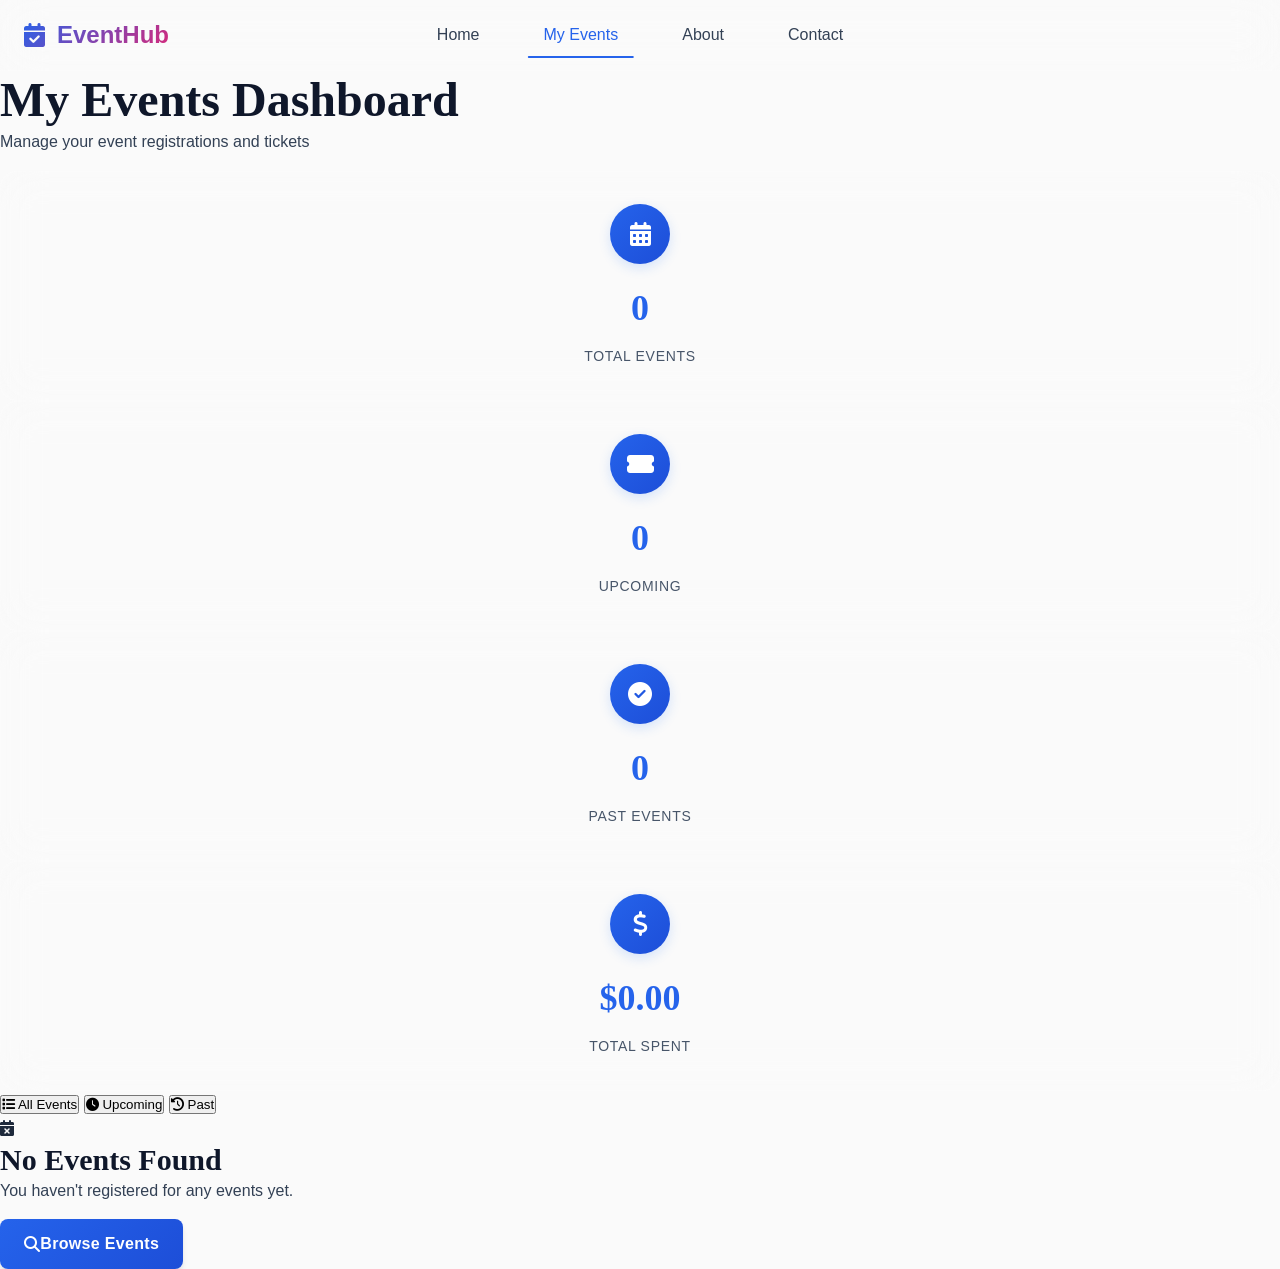
<file: Wareez/ticket.html>
<!DOCTYPE html>
<html lang="en">
<head>
    <meta charset="UTF-8">
    <meta name="viewport" content="width=device-width, initial-scale=1.0">
    <title>Your Ticket - EventHub</title>
    <link rel="stylesheet" href="style.css">
    <link rel="stylesheet" href="https://cdnjs.cloudflare.com/ajax/libs/font-awesome/6.4.0/css/all.min.css">
</head>
<body>
    <!-- Navigation -->
    <nav class="navbar">
        <div class="navbar-container">
            <div class="navbar-brand">
                <i class="fas fa-calendar-check"></i> EventHub
            </div>
            <div class="navbar-nav">
                <a href="index.html" class="navbar-link">Home</a>
                <a href="tracking.html" class="navbar-link">My Events</a>
                <a href="#" class="navbar-link">About</a>
                <a href="#" class="navbar-link">Contact</a>
            </div>
        </div>
    </nav>

    <!-- Ticket Section -->
    <section class="ticket-section">
        <div class="ticket-container">
            <div class="ticket-header">
                <div class="ticket-logo">
                    <i class="fas fa-calendar-check"></i>
                    <span>EventHub</span>
                </div>
                <div class="ticket-type">
                    <span>EVENT TICKET</span>
                </div>
            </div>

            <div class="ticket-content">
                <div class="ticket-main">
                    <div class="ticket-event-info">
                        <h2 id="ticketEventTitle" class="ticket-event-title">Loading Event...</h2>
                        <div class="ticket-event-details">
                            <div class="ticket-detail-item">
                                <i class="fas fa-calendar"></i>
                                <span id="ticketEventDate">Loading...</span>
                            </div>
                            <div class="ticket-detail-item">
                                <i class="fas fa-clock"></i>
                                <span id="ticketEventTime">Loading...</span>
                            </div>
                            <div class="ticket-detail-item">
                                <i class="fas fa-map-marker-alt"></i>
                                <span id="ticketEventLocation">Loading...</span>
                            </div>
                        </div>
                    </div>

                    <div class="ticket-attendee-info">
                        <div class="ticket-attendee-header">
                            <h3>Attendee Information</h3>
                            <div class="ticket-price" id="ticketPrice">$0</div>
                        </div>
                        <div class="ticket-attendee-details">
                            <div class="ticket-attendee-item">
                                <label>Name:</label>
                                <span id="ticketAttendeeName">Loading...</span>
                            </div>
                            <div class="ticket-attendee-item">
                                <label>Email:</label>
                                <span id="ticketAttendeeEmail">Loading...</span>
                            </div>
                            <div class="ticket-attendee-item">
                                <label>Phone:</label>
                                <span id="ticketAttendeePhone">Loading...</span>
                            </div>
                        </div>
                    </div>
                </div>

                <div class="ticket-sidebar">
                    <div class="ticket-qr-code">
                        <div class="qr-code-container">
                            <div class="qr-code-placeholder">
                                <div class="qr-code-pattern"></div>
                                <div class="qr-code-text" id="ticketId">TKT-000000</div>
                            </div>
                        </div>
                        <p class="qr-code-label">Ticket ID</p>
                    </div>

                    <div class="ticket-status">
                        <div class="status-badge confirmed">
                            <i class="fas fa-check-circle"></i>
                            <span>CONFIRMED</span>
                        </div>
                    </div>
                </div>
            </div>

            <div class="ticket-footer">
                <div class="ticket-info">
                    <p><i class="fas fa-info-circle"></i> Please present this ticket at the venue entrance</p>
                    <p><i class="fas fa-mobile-alt"></i> Digital copy available on your mobile device</p>
                </div>
                <div class="ticket-actions">
                    <button class="btn btn-outline btn-sm" onclick="printTicket()">
                        <i class="fas fa-print"></i> Print
                    </button>
                    <button class="btn btn-outline btn-sm" onclick="downloadTicket()">
                        <i class="fas fa-download"></i> Download
                    </button>
                    <button class="btn btn-outline btn-sm" onclick="shareTicket()">
                        <i class="fas fa-share"></i> Share
                    </button>
                </div>
            </div>
        </div>

        <!-- Additional Information -->
        <div class="ticket-info-section">
            <div class="info-card">
                <h3><i class="fas fa-info-circle"></i> Important Information</h3>
                <ul>
                    <li>Please arrive at least 30 minutes before the event start time</li>
                    <li>Bring a valid government-issued ID for verification</li>
                    <li>This ticket is non-transferable and non-refundable</li>
                    <li>Keep this ticket safe - you'll need it for entry</li>
                    <li>For questions, contact support@eventhub.com</li>
                </ul>
            </div>

            <div class="info-card">
                <h3><i class="fas fa-calendar-alt"></i> Event Schedule</h3>
                <div class="schedule-item">
                    <span class="schedule-time">6:00 PM</span>
                    <span class="schedule-activity">Registration & Check-in</span>
                </div>
                <div class="schedule-item">
                    <span class="schedule-time">6:30 PM</span>
                    <span class="schedule-activity">Welcome Reception</span>
                </div>
                <div class="schedule-item">
                    <span class="schedule-time">7:00 PM</span>
                    <span class="schedule-activity">Main Event Begins</span>
                </div>
                <div class="schedule-item">
                    <span class="schedule-time">9:00 PM</span>
                    <span class="schedule-activity">Networking & Closing</span>
                </div>
            </div>
        </div>
    </section>

    <!-- Toast Notification -->
    <div class="toast" id="toast">
        <div class="toast-content">
            <i class="fas fa-check-circle"></i>
            <span id="toastMessage"></span>
        </div>
    </div>

    <script src="script.js"></script>
</body>
</html>
</file>
<file: Wareez/style.css>
/* Premium 4K Event Registration System - Modern UI Design */

/* CSS Variables - Premium Color System */
:root {
    /* Primary Colors */
    --primary-50: #eff6ff;
    --primary-100: #dbeafe;
    --primary-200: #bfdbfe;
    --primary-300: #93c5fd;
    --primary-400: #60a5fa;
    --primary-500: #3b82f6;
    --primary-600: #2563eb;
    --primary-700: #1d4ed8;
    --primary-800: #1e40af;
    --primary-900: #1e3a8a;
    
    /* Secondary Colors */
    --secondary-50: #f8fafc;
    --secondary-100: #f1f5f9;
    --secondary-200: #e2e8f0;
    --secondary-300: #cbd5e1;
    --secondary-400: #94a3b8;
    --secondary-500: #64748b;
    --secondary-600: #475569;
    --secondary-700: #334155;
    --secondary-800: #1e293b;
    --secondary-900: #0f172a;
    
    /* Accent Colors */
    --accent-50: #fdf2f8;
    --accent-100: #fce7f3;
    --accent-200: #fbcfe8;
    --accent-300: #f9a8d4;
    --accent-400: #f472b6;
    --accent-500: #ec4899;
    --accent-600: #db2777;
    --accent-700: #be185d;
    --accent-800: #9d174d;
    --accent-900: #831843;
    
    /* Success Colors */
    --success-50: #f0fdf4;
    --success-100: #dcfce7;
    --success-200: #bbf7d0;
    --success-300: #86efac;
    --success-400: #4ade80;
    --success-500: #22c55e;
    --success-600: #16a34a;
    --success-700: #15803d;
    --success-800: #166534;
    --success-900: #14532d;
    
    /* Warning Colors */
    --warning-50: #fffbeb;
    --warning-100: #fef3c7;
    --warning-200: #fde68a;
    --warning-300: #fcd34d;
    --warning-400: #fbbf24;
    --warning-500: #f59e0b;
    --warning-600: #d97706;
    --warning-700: #b45309;
    --warning-800: #92400e;
    --warning-900: #78350f;
    
    /* Danger Colors */
    --danger-50: #fef2f2;
    --danger-100: #fee2e2;
    --danger-200: #fecaca;
    --danger-300: #fca5a5;
    --danger-400: #f87171;
    --danger-500: #ef4444;
    --danger-600: #dc2626;
    --danger-700: #b91c1c;
    --danger-800: #991b1b;
    --danger-900: #7f1d1d;
    
    /* Neutral Colors */
    --neutral-50: #fafafa;
    --neutral-100: #f5f5f5;
    --neutral-200: #e5e5e5;
    --neutral-300: #d4d4d4;
    --neutral-400: #a3a3a3;
    --neutral-500: #737373;
    --neutral-600: #525252;
    --neutral-700: #404040;
    --neutral-800: #262626;
    --neutral-900: #171717;
    
    /* Typography - Premium Fonts */
    --font-sans: 'Inter', -apple-system, BlinkMacSystemFont, 'Segoe UI', Roboto, 'Helvetica Neue', Arial, sans-serif;
    --font-serif: 'Playfair Display', Georgia, Cambria, 'Times New Roman', Times, serif;
    --font-mono: 'JetBrains Mono', 'SF Mono', Monaco, Inconsolata, 'Roboto Mono', 'Source Code Pro', monospace;
    
    /* Font Sizes */
    --text-xs: 0.75rem;
    --text-sm: 0.875rem;
    --text-base: 1rem;
    --text-lg: 1.125rem;
    --text-xl: 1.25rem;
    --text-2xl: 1.5rem;
    --text-3xl: 1.875rem;
    --text-4xl: 2.25rem;
    --text-5xl: 3rem;
    --text-6xl: 3.75rem;
    --text-7xl: 4.5rem;
    --text-8xl: 6rem;
    --text-9xl: 8rem;
    
    /* Spacing */
    --space-1: 0.25rem;
    --space-2: 0.5rem;
    --space-3: 0.75rem;
    --space-4: 1rem;
    --space-5: 1.25rem;
    --space-6: 1.5rem;
    --space-8: 2rem;
    --space-10: 2.5rem;
    --space-12: 3rem;
    --space-16: 4rem;
    --space-20: 5rem;
    --space-24: 6rem;
    --space-32: 8rem;
    --space-40: 10rem;
    --space-48: 12rem;
    --space-56: 14rem;
    --space-64: 16rem;
    
    /* Border Radius */
    --radius-sm: 0.125rem;
    --radius-base: 0.25rem;
    --radius-md: 0.375rem;
    --radius-lg: 0.5rem;
    --radius-xl: 0.75rem;
    --radius-2xl: 1rem;
    --radius-3xl: 1.5rem;
    --radius-4xl: 2rem;
    --radius-full: 9999px;
    
    /* Shadows */
    --shadow-sm: 0 1px 2px 0 rgb(0 0 0 / 0.05);
    --shadow-base: 0 1px 3px 0 rgb(0 0 0 / 0.1), 0 1px 2px -1px rgb(0 0 0 / 0.1);
    --shadow-md: 0 4px 6px -1px rgb(0 0 0 / 0.1), 0 2px 4px -2px rgb(0 0 0 / 0.1);
    --shadow-lg: 0 10px 15px -3px rgb(0 0 0 / 0.1), 0 4px 6px -4px rgb(0 0 0 / 0.1);
    --shadow-xl: 0 20px 25px -5px rgb(0 0 0 / 0.1), 0 8px 10px -6px rgb(0 0 0 / 0.1);
    --shadow-2xl: 0 25px 50px -12px rgb(0 0 0 / 0.25);
    --shadow-inner: inset 0 2px 4px 0 rgb(0 0 0 / 0.05);
    
    /* Glassmorphism */
    --glass-bg: rgba(255, 255, 255, 0.1);
    --glass-border: rgba(255, 255, 255, 0.2);
    --glass-shadow: 0 8px 32px 0 rgba(31, 38, 135, 0.37);
    
    /* Transitions */
    --transition-fast: 150ms cubic-bezier(0.4, 0, 0.2, 1);
    --transition-base: 300ms cubic-bezier(0.4, 0, 0.2, 1);
    --transition-slow: 500ms cubic-bezier(0.4, 0, 0.2, 1);
    
    /* Z-Index */
    --z-dropdown: 1000;
    --z-sticky: 1020;
    --z-fixed: 1030;
    --z-modal-backdrop: 1040;
    --z-modal: 1050;
    --z-popover: 1060;
    --z-tooltip: 1070;
    --z-toast: 1080;
}

/* Google Fonts Import */
@import url('https://fonts.googleapis.com/css2?family=Inter:wght@300;400;500;600;700;800;900&family=Playfair+Display:wght@400;500;600;700;800;900&family=JetBrains+Mono:wght@300;400;500;600;700&display=swap');

/* Reset and Base Styles */
* {
    margin: 0;
    padding: 0;
    box-sizing: border-box;
}

html {
    scroll-behavior: smooth;
    font-size: 16px;
}

body {
    font-family: var(--font-sans);
    font-size: var(--text-base);
    line-height: 1.6;
    color: var(--secondary-800);
    background: var(--neutral-50);
    min-height: 100vh;
}

/* Global Typography Consistency */
h1, h2, h3, h4, h5, h6 {
    font-family: var(--font-serif);
    font-weight: 700;
    line-height: 1.2;
    color: var(--secondary-900);
}

h1 { 
    font-size: var(--text-5xl); 
    font-weight: 800;
}

h2 { 
    font-size: var(--text-4xl); 
    font-weight: 800;
}

h3 { 
    font-size: var(--text-3xl); 
    font-weight: 700;
}

h4 { 
    font-size: var(--text-2xl); 
    font-weight: 600;
}

h5 { 
    font-size: var(--text-xl); 
    font-weight: 600;
}

h6 { 
    font-size: var(--text-lg); 
    font-weight: 600;
}

p, span, div, section, article {
    font-family: var(--font-sans);
}

/* Premium Text Elements */
.hero-title, .section-title, .card-title, .modal-title {
    font-family: var(--font-serif);
    font-weight: 800;
}

.hero-subtitle, .section-subtitle, .card-subtitle {
    font-family: var(--font-sans);
    font-weight: 500;
}

/* Button Text Consistency */
.btn, .button, .cta-button {
    font-family: var(--font-sans);
    font-weight: 600;
    letter-spacing: 0.02em;
}

/* Form Elements */
input, textarea, select, label {
    font-family: var(--font-sans);
    font-weight: 500;
}

p {
    margin-bottom: var(--space-4);
    color: var(--secondary-700);
}

a {
    color: var(--primary-600);
    text-decoration: none;
    transition: color var(--transition-fast);
}

a:hover {
    color: var(--primary-700);
}

/* Buttons */
.btn {
    display: inline-flex;
    align-items: center;
    justify-content: center;
    padding: var(--space-3) var(--space-6);
    font-size: var(--text-base);
    font-weight: 600;
    border: none;
    border-radius: var(--radius-lg);
    cursor: pointer;
    transition: all var(--transition-base);
    text-decoration: none;
    position: relative;
    overflow: hidden;
}

.btn::before {
    content: '';
    position: absolute;
    top: 0;
    left: -100%;
    width: 100%;
    height: 100%;
    background: linear-gradient(90deg, transparent, rgba(255,255,255,0.2), transparent);
    transition: left var(--transition-slow);
}

.btn:hover::before {
    left: 100%;
}

.btn-primary {
    background: linear-gradient(135deg, var(--primary-600), var(--primary-700));
    color: white;
    box-shadow: var(--shadow-md);
}

.btn-primary:hover {
    background: linear-gradient(135deg, var(--primary-700), var(--primary-800));
    transform: translateY(-2px);
    box-shadow: var(--shadow-lg);
}

.btn-secondary {
    background: linear-gradient(135deg, var(--secondary-600), var(--secondary-700));
    color: white;
    box-shadow: var(--shadow-md);
}

.btn-secondary:hover {
    background: linear-gradient(135deg, var(--secondary-700), var(--secondary-800));
    transform: translateY(-2px);
    box-shadow: var(--shadow-lg);
}

.btn-accent {
    background: linear-gradient(135deg, var(--accent-600), var(--accent-700));
    color: white;
    box-shadow: var(--shadow-md);
}

.btn-accent:hover {
    background: linear-gradient(135deg, var(--accent-700), var(--accent-800));
    transform: translateY(-2px);
    box-shadow: var(--shadow-lg);
}

.btn-success {
    background: linear-gradient(135deg, var(--success-600), var(--success-700));
    color: white;
    box-shadow: var(--shadow-md);
}

.btn-success:hover {
    background: linear-gradient(135deg, var(--success-700), var(--success-800));
    transform: translateY(-2px);
    box-shadow: var(--shadow-lg);
}

.btn-outline {
    background: transparent;
    color: var(--primary-600);
    border: 2px solid var(--primary-600);
}

.btn-outline:hover {
    background: var(--primary-600);
    color: white;
    transform: translateY(-2px);
    box-shadow: var(--shadow-lg);
}

.btn-ghost {
    background: transparent;
    color: var(--secondary-700);
    border: 2px solid var(--secondary-200);
}

.btn-ghost:hover {
    background: var(--secondary-100);
    color: var(--secondary-900);
    transform: translateY(-2px);
}

.btn-sm {
    padding: var(--space-2) var(--space-4);
    font-size: var(--text-sm);
}

.btn-lg {
    padding: var(--space-4) var(--space-8);
    font-size: var(--text-lg);
}

.btn-xl {
    padding: var(--space-6) var(--space-12);
    font-size: var(--text-xl);
}

/* Cards */
.card {
    background: var(--glass-bg);
    backdrop-filter: blur(10px);
    border: 1px solid var(--glass-border);
    border-radius: var(--radius-2xl);
    box-shadow: var(--glass-shadow);
    overflow: hidden;
    transition: all var(--transition-base);
}

.card:hover {
    transform: translateY(-4px);
    box-shadow: var(--shadow-2xl);
    border-color: rgba(255, 255, 255, 0.3);
}

.card-header {
    padding: var(--space-6);
    border-bottom: 1px solid var(--glass-border);
}

.card-body {
    padding: var(--space-6);
}

.card-footer {
    padding: var(--space-6);
    border-top: 1px solid var(--glass-border);
    background: var(--glass-bg);
}

/* Forms */
.form-group {
    margin-bottom: var(--space-6);
}

.form-label {
    display: block;
    margin-bottom: var(--space-2);
    font-weight: 600;
    color: var(--secondary-900);
}

.form-input {
    width: 100%;
    padding: var(--space-3) var(--space-4);
    border: 2px solid var(--secondary-200);
    border-radius: var(--radius-lg);
    font-size: var(--text-base);
    transition: all var(--transition-base);
    background: rgba(255, 255, 255, 0.9);
    backdrop-filter: blur(10px);
}

.form-input:focus {
    outline: none;
    border-color: var(--primary-500);
    box-shadow: 0 0 0 3px rgba(59, 130, 246, 0.1);
}

.form-textarea {
    resize: vertical;
    min-height: 120px;
}

/* Navigation */
.navbar {
    background: var(--glass-bg);
    backdrop-filter: blur(20px);
    border-bottom: 1px solid var(--glass-border);
    padding: var(--space-4) 0;
    position: sticky;
    top: 0;
    z-index: var(--z-sticky);
    transition: all var(--transition-base);
}

.navbar-container {
    max-width: 1400px;
    margin: 0 auto;
    padding: 0 var(--space-6);
    display: flex;
    align-items: center;
    justify-content: space-between;
    position: relative;
}

.navbar-brand {
    display: flex;
    align-items: center;
    gap: var(--space-3);
    font-size: var(--text-2xl);
    font-weight: 800;
    background: linear-gradient(135deg, var(--primary-600), var(--accent-600));
    -webkit-background-clip: text;
    -webkit-text-fill-color: transparent;
    background-clip: text;
    transition: all 0.3s ease;
    cursor: pointer;
    position: relative;
    text-decoration: none;
}

.navbar-brand img {
    height: 40px;
    width: auto;
    transition: all 0.3s ease;
}



.navbar-nav {
    position: absolute;
    left: 50%;
    transform: translateX(-50%);
    display: flex;
    align-items: center;
    gap: var(--space-8);
}

.navbar-link {
    color: var(--secondary-700);
    font-weight: 500;
    padding: var(--space-2) var(--space-4);
    border-radius: var(--radius-md);
    transition: all 0.3s cubic-bezier(0.4, 0, 0.2, 1);
    position: relative;
    text-decoration: none;
    font-size: var(--text-base);
}

.navbar-link::after {
    content: '';
    position: absolute;
    bottom: -2px;
    left: 0;
    width: 0;
    height: 2px;
    background: var(--primary-600);
    border-radius: var(--radius-full);
    transition: width 0.3s cubic-bezier(0.4, 0, 0.2, 1);
}

.navbar-link:hover {
    color: var(--primary-600);
    transform: translateY(-2px);
}

.navbar-link:hover::after {
    width: 100%;
}

.navbar-link.active {
    color: var(--primary-600);
}

.navbar-link.active::after {
    width: 100%;
}

/* Navbar CTA Button */
.navbar-cta {
    background: linear-gradient(135deg, var(--primary-600), var(--primary-700));
    color: white;
    padding: var(--space-3) var(--space-6);
    border-radius: var(--radius-lg);
    font-weight: 600;
    text-decoration: none;
    transition: all 0.3s cubic-bezier(0.4, 0, 0.2, 1);
    box-shadow: 0 2px 8px rgba(59, 130, 246, 0.2);
    position: relative;
    overflow: hidden;
}

.navbar-cta::before {
    content: '';
    position: absolute;
    top: 0;
    left: -100%;
    width: 100%;
    height: 100%;
    background: linear-gradient(90deg, transparent, rgba(255, 255, 255, 0.2), transparent);
    transition: left 0.6s ease;
}

.navbar-cta:hover {
    transform: translateY(-3px);
    box-shadow: 0 10px 30px rgba(59, 130, 246, 0.4);
    background: linear-gradient(135deg, var(--primary-700), var(--primary-800));
    color: white;
}

.navbar-cta:hover::before {
    left: 100%;
}

/* Mobile Menu */
.mobile-menu-toggle {
    display: none;
    background: none;
    border: none;
    cursor: pointer;
    padding: var(--space-2);
    border-radius: var(--radius-md);
    transition: all 0.3s ease;
}

.mobile-menu-toggle:hover {
    background: var(--secondary-100);
}

.mobile-menu-toggle span {
    display: block;
    width: 24px;
    height: 2px;
    background: var(--secondary-700);
    margin: 5px 0;
    transition: all 0.3s ease;
}

.mobile-menu-toggle.active span:nth-child(1) {
    transform: rotate(45deg) translate(5px, 5px);
}

.mobile-menu-toggle.active span:nth-child(2) {
    opacity: 0;
}

.mobile-menu-toggle.active span:nth-child(3) {
    transform: rotate(-45deg) translate(7px, -6px);
}

.mobile-menu {
    position: fixed;
    top: 0;
    right: -100%;
    width: 300px;
    height: 100vh;
    background: rgba(255, 255, 255, 0.98);
    backdrop-filter: blur(20px);
    box-shadow: -5px 0 15px rgba(0, 0, 0, 0.1);
    transition: right 0.3s cubic-bezier(0.4, 0, 0.2, 1);
    z-index: var(--z-modal);
    overflow-y: auto;
}

.mobile-menu.active {
    right: 0;
}

.mobile-menu-header {
    padding: var(--space-6);
    border-bottom: 1px solid var(--secondary-200);
    display: flex;
    justify-content: space-between;
    align-items: center;
}

.mobile-menu-close {
    background: none;
    border: none;
    cursor: pointer;
    padding: var(--space-2);
    border-radius: var(--radius-md);
    font-size: var(--text-xl);
    color: var(--secondary-700);
    transition: all 0.3s ease;
}

.mobile-menu-close:hover {
    background: var(--secondary-100);
}

.mobile-menu-nav {
    padding: var(--space-6);
}

.mobile-menu-link {
    display: block;
    color: var(--secondary-700);
    font-weight: 500;
    padding: var(--space-4) 0;
    border-bottom: 1px solid var(--secondary-100);
    text-decoration: none;
    transition: all 0.3s ease;
}

.mobile-menu-link:hover {
    color: var(--primary-600);
    padding-left: var(--space-4);
}

.mobile-menu-cta {
    margin-top: var(--space-6);
    padding: 0 var(--space-6);
}

/* Hero Section */
.hero {
    position: relative;
    min-height: 100vh;
    display: flex;
    align-items: center;
    justify-content: center;
    overflow: hidden;
}

.hero::before {
    content: '';
    position: absolute;
    top: 0;
    left: 0;
    right: 0;
    bottom: 0;
    background: linear-gradient(135deg, rgba(59, 130, 246, 0.8), rgba(236, 72, 153, 0.8));
    z-index: 1;
}

.hero-background {
    position: absolute;
    top: 0;
    left: 0;
    right: 0;
    bottom: 0;
    background-image: url('https://images.unsplash.com/photo-1541339907190-e3e62d5db2a4?ixlib=rb-4.0.3&ixid=M3wxMjA3fDB8MHxwaG90by1wYWdlfHx8fGVufDB8fHx8fA%3D%3D&auto=format&fit=crop&w=2000&q=80');
    background-size: cover;
    background-position: center;
    background-attachment: fixed;
    z-index: 0;
}

.hero-content {
    position: relative;
    z-index: 2;
    text-align: center;
    color: white;
    padding: var(--space-12);
    max-width: 800px;
}

.hero-title {
    font-size: clamp(var(--text-4xl), 8vw, var(--text-7xl));
    font-weight: 800;
    margin-bottom: var(--space-6);
    text-shadow: 2px 2px 4px rgba(0, 0, 0, 0.3);
}

.hero-subtitle {
    font-size: clamp(var(--text-lg), 3vw, var(--text-2xl));
    margin-bottom: var(--space-8);
    opacity: 0.9;
    text-shadow: 1px 1px 2px rgba(0, 0, 0, 0.3);
}

/* Search Bar */
.search-container {
    margin-top: var(--space-8);
    margin-bottom: var(--space-12);
    position: relative;
    max-width: 600px;
    margin-left: auto;
    margin-right: auto;
}

.search-input {
    width: 100%;
    padding: var(--space-4) var(--space-6);
    padding-left: var(--space-12);
    font-size: var(--text-lg);
    border: none;
    border-radius: var(--radius-full);
    background: rgba(255, 255, 255, 0.95);
    backdrop-filter: blur(10px);
    box-shadow: var(--shadow-xl);
    transition: all var(--transition-base);
}

.search-input:focus {
    outline: none;
    box-shadow: var(--shadow-2xl);
    transform: scale(1.02);
}

.search-icon {
    position: absolute;
    left: var(--space-4);
    top: 50%;
    transform: translateY(-50%);
    color: var(--secondary-500);
    font-size: var(--text-xl);
}

/* Events Section */
.events-section {
    padding: var(--space-16) var(--space-8);
    background: linear-gradient(135deg, var(--secondary-900) 0%, var(--secondary-800) 100%);
    position: relative;
    overflow: hidden;
}

.events-section::before {
    content: '';
    position: absolute;
    top: 0;
    left: 0;
    right: 0;
    bottom: 0;
    background: url('data:image/svg+xml,<svg xmlns="http://www.w3.org/2000/svg" viewBox="0 0 100 100"><circle cx="20" cy="20" r="2" fill="%233b82f6" opacity="0.1"/><circle cx="80" cy="30" r="1.5" fill="%23ec4899" opacity="0.1"/><circle cx="50" cy="70" r="1" fill="%233b82f6" opacity="0.1"/><circle cx="90" cy="40" r="2.5" fill="%233b82f6" opacity="0.1"/></svg>');
    background-size: 200px 200px;
    opacity: 0.3;
    animation: floatBackground 25s ease-in-out infinite;
}

.events-section::before {
    content: '';
    position: absolute;
    top: 0;
    left: 0;
    right: 0;
    bottom: 0;
    background: url('data:image/svg+xml,<svg xmlns="http://www.w3.org/2000/svg" viewBox="0 0 100 100"><circle cx="25" cy="25" r="2" fill="%233b82f6" opacity="0.1"/><circle cx="75" cy="75" r="2" fill="%23ec4899" opacity="0.1"/><circle cx="50" cy="10" r="1" fill="%233b82f6" opacity="0.1"/><circle cx="10" cy="50" r="1" fill="%23ec4899" opacity="0.1"/><circle cx="90" cy="30" r="1.5" fill="%233b82f6" opacity="0.1"/><circle cx="30" cy="90" r="1.5" fill="%23ec4899" opacity="0.1"/></svg>');
    background-size: 200px 200px;
    opacity: 0.3;
    animation: floatBackground 20s ease-in-out infinite;
}

@keyframes floatBackground {
    0%, 100% { transform: translate(0, 0); }
    25% { transform: translate(-10px, -10px); }
    50% { transform: translate(10px, -5px); }
    75% { transform: translate(-5px, 10px); }
}

.section-header {
    text-align: center;
    margin-bottom: var(--space-16);
    position: relative;
    z-index: 1;
}

.section-header h2 {
    font-family: var(--font-serif);
    font-size: clamp(var(--text-3xl), 5vw, var(--text-6xl));
    font-weight: 800;
    background: linear-gradient(135deg, var(--primary-400), var(--accent-400));
    -webkit-background-clip: text;
    -webkit-text-fill-color: transparent;
    background-clip: text;
    margin-bottom: var(--space-4);
    animation: fadeInUp 0.8s ease-out;
}

.section-header p {
    font-size: clamp(var(--text-lg), 2vw, var(--text-xl));
    color: var(--secondary-300);
    max-width: 600px;
    margin: 0 auto;
    animation: fadeInUp 0.8s ease-out 0.2s both;
}

.events-grid {
    display: grid;
    grid-template-columns: repeat(auto-fit, minmax(380px, 1fr));
    gap: var(--space-10);
    max-width: 1400px;
    margin: 0 auto;
    position: relative;
    z-index: 1;
}

.event-card {
    background: rgba(0, 0, 0, 0.8);
    backdrop-filter: blur(20px);
    border: 1px solid rgba(255, 255, 255, 0.1);
    border-radius: var(--radius-2xl);
    overflow: hidden;
    transition: all 0.3s ease;
    cursor: pointer;
    position: relative;
    opacity: 0;
    transform: translateY(50px);
    animation: flyInUp 0.6s ease-out forwards;
}

.event-card:nth-child(1) { animation-delay: 0.1s; }
.event-card:nth-child(2) { animation-delay: 0.2s; }
.event-card:nth-child(3) { animation-delay: 0.3s; }
.event-card:nth-child(4) { animation-delay: 0.4s; }
.event-card:nth-child(5) { animation-delay: 0.5s; }
.event-card:nth-child(6) { animation-delay: 0.6s; }

@keyframes flyInUp {
    0% {
        opacity: 0;
        transform: translateY(60px) scale(0.95);
    }
    100% {
        opacity: 1;
        transform: translateY(0) scale(1);
    }
}

.event-card:hover {
    transform: translateY(-8px);
    box-shadow: 0 20px 40px -10px rgba(0, 0, 0, 0.15);
    border-color: rgba(59, 130, 246, 0.2);
}

.event-card-image-container {
    position: relative;
    width: 100%;
    height: 280px;
    overflow: hidden;
    background: linear-gradient(135deg, var(--primary-100), var(--accent-100));
}

.event-card-image {
    width: 100%;
    height: 100%;
    object-fit: cover;
    transition: transform 0.3s ease;
}

.event-card:hover .event-card-image {
    transform: scale(1.05);
}

.event-card-image-overlay {
    position: absolute;
    top: 0;
    left: 0;
    right: 0;
    bottom: 0;
    background: linear-gradient(to bottom, transparent 0%, rgba(0, 0, 0, 0.05) 100%);
    opacity: 0;
    transition: opacity 0.3s ease;
}

.event-card:hover .event-card-image-overlay {
    opacity: 1;
}

.event-card-content {
    padding: var(--space-8);
    position: relative;
    z-index: 1;
}

.event-card-title {
    font-family: var(--font-serif);
    font-size: var(--text-2xl);
    font-weight: 700;
    margin-bottom: var(--space-4);
    color: white;
    line-height: 1.3;
    transition: color 0.2s ease;
}

.event-card:hover .event-card-title {
    color: var(--primary-300);
}

.event-card-date {
    display: flex;
    align-items: center;
    gap: var(--space-3);
    color: var(--secondary-300);
    font-size: var(--text-sm);
    font-weight: 500;
    margin-bottom: var(--space-3);
    transition: color 0.2s ease;
}

.event-card:hover .event-card-date {
    color: var(--primary-300);
}

.event-card-date i {
    font-size: var(--text-base);
}

.event-card-seats {
    display: inline-flex;
    align-items: center;
    gap: var(--space-2);
    padding: var(--space-2) var(--space-4);
    background: var(--success-100);
    color: var(--success-700);
    border-radius: var(--radius-full);
    font-size: var(--text-sm);
    font-weight: 600;
    margin-bottom: var(--space-5);
    transition: all 0.2s ease;
}

.event-card-seats.low {
    background: var(--warning-100);
    color: var(--warning-700);
}

.event-card-seats.sold-out {
    background: var(--danger-100);
    color: var(--danger-700);
}

.event-card-price {
    font-size: var(--text-3xl);
    font-weight: 800;
    color: var(--primary-600);
    margin-bottom: var(--space-6);
    font-family: var(--font-serif);
    transition: color 0.2s ease;
}

.event-card:hover .event-card-price {
    color: var(--primary-700);
}

.event-card-actions {
    display: flex;
    gap: var(--space-3);
    align-items: center;
}

.event-card .btn {
    flex: 1;
    padding: var(--space-4) var(--space-6);
    font-weight: 600;
    position: relative;
    overflow: hidden;
}

.event-card .btn::before {
    content: '';
    position: absolute;
    top: 50%;
    left: 50%;
    width: 0;
    height: 0;
    background: rgba(255, 255, 255, 0.2);
    border-radius: 50%;
    transform: translate(-50%, -50%);
    transition: width 0.6s ease, height 0.6s ease;
}

.event-card .btn:hover::before {
    width: 300px;
    height: 300px;
}

/* Add shimmer effect */
.event-card::after {
    content: '';
    position: absolute;
    top: 0;
    left: -100%;
    width: 100%;
    height: 100%;
    background: linear-gradient(90deg, transparent, rgba(255, 255, 255, 0.2), transparent);
    transition: left 0.8s ease;
}

.event-card:hover::after {
    left: 100%;
}

.event-card-content {
    padding: var(--space-6);
}

.event-card-title {
    font-size: var(--text-xl);
    font-weight: 700;
    margin-bottom: var(--space-3);
    color: white;
}

.event-card-date {
    display: flex;
    align-items: center;
    gap: var(--space-2);
    color: var(--secondary-600);
    font-size: var(--text-sm);
    margin-bottom: var(--space-3);
}

.event-card-seats {
    display: inline-flex;
    align-items: center;
    gap: var(--space-2);
    padding: var(--space-2) var(--space-4);
    background: var(--success-100);
    color: var(--success-700);
    border-radius: var(--radius-full);
    font-size: var(--text-sm);
    font-weight: 600;
    margin-bottom: var(--space-4);
}

.event-card-seats.low {
    background: var(--warning-100);
    color: var(--warning-700);
}

.event-card-seats.sold-out {
    background: var(--danger-100);
    color: var(--danger-700);
}

.event-card-price {
    font-size: var(--text-2xl);
    font-weight: 800;
    color: var(--primary-600);
    margin-bottom: var(--space-4);
}

/* Modal */
.modal {
    display: none;
    position: fixed;
    top: 0;
    left: 0;
    right: 0;
    bottom: 0;
    background: rgba(0, 0, 0, 0.8);
    backdrop-filter: blur(5px);
    z-index: var(--z-modal);
    opacity: 0;
    transition: opacity var(--transition-base);
}

.modal.show {
    display: flex;
    align-items: center;
    justify-content: center;
    opacity: 1;
}

.modal-content {
    background: var(--glass-bg);
    backdrop-filter: blur(20px);
    border: 1px solid var(--glass-border);
    border-radius: var(--radius-2xl);
    max-width: 600px;
    width: 90%;
    max-height: 90vh;
    overflow-y: auto;
    box-shadow: var(--shadow-2xl);
    transform: scale(0.9);
    transition: transform var(--transition-base);
}

.modal.show .modal-content {
    transform: scale(1);
}

.modal-header {
    padding: var(--space-6);
    border-bottom: 1px solid var(--glass-border);
    display: flex;
    align-items: center;
    justify-content: space-between;
}

.modal-title {
    font-size: var(--text-2xl);
    font-weight: 700;
    color: var(--secondary-900);
}

.modal-close {
    background: none;
    border: none;
    font-size: var(--text-2xl);
    color: var(--secondary-500);
    cursor: pointer;
    padding: var(--space-2);
    border-radius: var(--radius-md);
    transition: all var(--transition-base);
}

.modal-close:hover {
    background: var(--danger-100);
    color: var(--danger-600);
}

.modal-body {
    padding: var(--space-6);
}

.modal-footer {
    padding: var(--space-6);
    border-top: 1px solid var(--glass-border);
    display: flex;
    gap: var(--space-4);
    justify-content: flex-end;
}

/* Ticket Design */
.ticket-container {
    background: linear-gradient(135deg, var(--primary-600), var(--accent-600));
    border-radius: var(--radius-2xl);
    padding: var(--space-8);
    color: white;
    position: relative;
    overflow: hidden;
    box-shadow: var(--shadow-2xl);
    max-width: 600px;
    margin: 0 auto;
}

.ticket-container::before {
    content: '';
    position: absolute;
    top: 0;
    left: 0;
    right: 0;
    bottom: 0;
    background: url('data:image/svg+xml,<svg xmlns="http://www.w3.org/2000/svg" viewBox="0 0 100 100"><circle cx="50" cy="50" r="40" fill="none" stroke="rgba(255,255,255,0.1)" stroke-width="2"/></svg>');
    background-size: 100px 100px;
    opacity: 0.3;
}

.ticket-header {
    text-align: center;
    padding-bottom: var(--space-6);
    border-bottom: 2px dashed rgba(255, 255, 255, 0.3);
    position: relative;
    z-index: 1;
}

.ticket-id {
    font-size: var(--text-sm);
    opacity: 0.8;
    margin-bottom: var(--space-2);
}

.ticket-event {
    font-size: var(--text-2xl);
    font-weight: 800;
    margin-bottom: var(--space-2);
}

.ticket-details {
    display: grid;
    grid-template-columns: 1fr 1fr;
    gap: var(--space-4);
    padding: var(--space-6) 0;
    position: relative;
    z-index: 1;
}

.ticket-detail {
    background: rgba(255, 255, 255, 0.1);
    padding: var(--space-3);
    border-radius: var(--radius-md);
}

.ticket-detail strong {
    display: block;
    font-size: var(--text-sm);
    opacity: 0.8;
    margin-bottom: var(--space-1);
}

.ticket-qr {
    text-align: center;
    padding: var(--space-6);
    border-top: 2px dashed rgba(255, 255, 255, 0.3);
    position: relative;
    z-index: 1;
}

.ticket-qr-code {
    width: 120px;
    height: 120px;
    background: white;
    border-radius: var(--radius-md);
    display: flex;
    align-items: center;
    justify-content: center;
    margin: 0 auto var(--space-4);
    font-size: var(--text-xs);
    color: var(--secondary-900);
    font-family: var(--font-mono);
}

/* Dashboard */
.dashboard-grid {
    display: grid;
    grid-template-columns: repeat(auto-fit, minmax(300px, 1fr));
    gap: var(--space-6);
    padding: var(--space-8);
    max-width: 1200px;
    margin: 0 auto;
}

.stat-card {
    background: var(--glass-bg);
    backdrop-filter: blur(20px);
    border: 1px solid var(--glass-border);
    border-radius: var(--radius-2xl);
    padding: var(--space-6);
    text-align: center;
    transition: all var(--transition-base);
}

.stat-card:hover {
    transform: translateY(-4px);
    box-shadow: var(--shadow-xl);
}

.stat-number {
    font-size: var(--text-4xl);
    font-weight: 800;
    color: var(--primary-600);
    margin-bottom: var(--space-2);
}

.stat-label {
    font-size: var(--text-lg);
    color: var(--secondary-700);
    font-weight: 600;
}

.registration-list {
    max-width: 1200px;
    margin: 0 auto;
    padding: var(--space-8);
}

.registration-item {
    background: var(--glass-bg);
    backdrop-filter: blur(20px);
    border: 1px solid var(--glass-border);
    border-radius: var(--radius-2xl);
    padding: var(--space-6);
    margin-bottom: var(--space-4);
    display: flex;
    align-items: center;
    justify-content: space-between;
    transition: all var(--transition-base);
}

.registration-item:hover {
    transform: translateX(4px);
    box-shadow: var(--shadow-lg);
}

.registration-info h3 {
    font-size: var(--text-xl);
    font-weight: 700;
    margin-bottom: var(--space-2);
}

.registration-info p {
    color: var(--secondary-600);
    font-size: var(--text-sm);
}

.registration-actions {
    display: flex;
    gap: var(--space-3);
}

/* Loading Spinner */
.spinner {
    width: 40px;
    height: 40px;
    border: 4px solid var(--secondary-200);
    border-top: 4px solid var(--primary-600);
    border-radius: 50%;
    animation: spin 1s linear infinite;
    margin: var(--space-4) auto;
}

@keyframes spin {
    0% { transform: rotate(0deg); }
    100% { transform: rotate(360deg); }
}

/* Toast Notifications */
.toast {
    position: fixed;
    top: var(--space-4);
    right: var(--space-4);
    background: var(--glass-bg);
    backdrop-filter: blur(20px);
    border: 1px solid var(--glass-border);
    border-radius: var(--radius-lg);
    padding: var(--space-4) var(--space-6);
    box-shadow: var(--shadow-xl);
    z-index: var(--z-toast);
    transform: translateX(400px);
    transition: transform var(--transition-base);
}

.toast.show {
    transform: translateX(0);
}

.toast.success {
    border-left: 4px solid var(--success-500);
}

.toast.error {
    border-left: 4px solid var(--danger-500);
}

.toast.warning {
    border-left: 4px solid var(--warning-500);
}

/* Responsive Design */
@media (max-width: 768px) {
    .navbar-container {
        justify-content: space-between;
    }
    
    .navbar-nav {
        display: none;
    }
    
    .navbar-cta {
        display: none;
    }
    
    .mobile-menu-toggle {
        display: block;
    }
    
    .hero-title {
        font-size: var(--text-4xl);
    }
    
    .hero-subtitle {
        font-size: var(--text-lg);
    }
    
    .events-grid {
        grid-template-columns: 1fr;
        gap: var(--space-6);
        padding: var(--space-6);
    }
    
    .modal-content {
        width: 95%;
        margin: var(--space-4);
    }
    
    .ticket-details {
        grid-template-columns: 1fr;
    }
    
    .dashboard-grid {
        grid-template-columns: 1fr;
        gap: var(--space-4);
        padding: var(--space-4);
    }
    
    .registration-item {
        flex-direction: column;
        gap: var(--space-4);
    }
    
    .registration-actions {
        width: 100%;
        justify-content: center;
    }
}

@media (max-width: 480px) {
    .hero-title {
        font-size: var(--text-3xl);
    }
    
    .hero-subtitle {
        font-size: var(--text-base);
    }
    
    .btn {
        padding: var(--space-3) var(--space-4);
        font-size: var(--text-sm);
    }
    
    .event-card {
        margin: 0 var(--space-4);
    }
    
    .modal-content {
        width: 90%;
        margin: var(--space-2);
    }
    
    .ticket-container {
        margin: var(--space-4);
        padding: var(--space-4);
    }
}

/* 4K Screens (3840px and up) */
@media (min-width: 3840px) {
    html {
        font-size: 20px;
    }
    
    .navbar-container {
        max-width: 2400px;
        padding: 0 var(--space-12);
    }
    
    .events-grid {
        max-width: 2400px;
        grid-template-columns: repeat(auto-fit, minmax(450px, 1fr));
        gap: var(--space-12);
        padding: var(--space-16);
    }
    
    .dashboard-grid {
        max-width: 2400px;
        grid-template-columns: repeat(auto-fit, minmax(400px, 1fr));
        gap: var(--space-8);
        padding: var(--space-12);
    }
    
    .modal-content {
        max-width: 800px;
    }
    
    .ticket-container {
        max-width: 800px;
        padding: var(--space-12);
    }
}

/* Additional Animations */
@keyframes fadeInUp {
    0% {
        opacity: 0;
        transform: translateY(30px);
    }
    100% {
        opacity: 1;
        transform: translateY(0);
    }
}

@keyframes pulse {
    0%, 100% {
        transform: scale(1);
    }
    50% {
        transform: scale(1.05);
    }
}

/* Statistics Section */
.stats-section {
    padding: var(--space-16) var(--space-8);
    background: linear-gradient(135deg, var(--secondary-900) 0%, var(--secondary-800) 100%);
    position: relative;
    overflow: hidden;
}

.stats-section::before {
    content: '';
    position: absolute;
    top: 0;
    left: 0;
    right: 0;
    bottom: 0;
    background: url('data:image/svg+xml,<svg xmlns="http://www.w3.org/2000/svg" viewBox="0 0 100 100"><circle cx="20" cy="20" r="2" fill="%233b82f6" opacity="0.1"/><circle cx="80" cy="30" r="1.5" fill="%23ec4899" opacity="0.1"/><circle cx="50" cy="70" r="1" fill="%233b82f6" opacity="0.1"/><circle cx="90" cy="40" r="2.5" fill="%23ec4899" opacity="0.1"/></svg>');
    background-size: 200px 200px;
    opacity: 0.3;
    animation: floatBackground 25s ease-in-out infinite;
}

.stats-grid {
    display: grid;
    grid-template-columns: repeat(auto-fit, minmax(250px, 1fr));
    gap: var(--space-8);
    max-width: 1200px;
    margin: 0 auto;
    position: relative;
    z-index: 1;
}

.stat-card {
    background: var(--glass-bg);
    backdrop-filter: blur(20px);
    border: 1px solid var(--glass-border);
    border-radius: var(--radius-2xl);
    padding: var(--space-8);
    text-align: center;
    transition: all 0.3s ease;
    position: relative;
    overflow: hidden;
}

.stat-card::before {
    content: '';
    position: absolute;
    top: 0;
    left: -100%;
    width: 100%;
    height: 100%;
    background: linear-gradient(90deg, transparent, rgba(59, 130, 246, 0.1), transparent);
    transition: left 0.6s ease;
}

.stat-card:hover {
    transform: translateY(-8px);
    box-shadow: 0 20px 40px rgba(59, 130, 246, 0.15);
    border-color: rgba(59, 130, 246, 0.3);
}

.stat-card:hover::before {
    left: 100%;
}

.stat-icon {
    width: 60px;
    height: 60px;
    background: linear-gradient(135deg, var(--primary-600), var(--primary-700));
    border-radius: var(--radius-full);
    display: flex;
    align-items: center;
    justify-content: center;
    margin: 0 auto var(--space-4);
    color: white;
    font-size: var(--text-2xl);
    box-shadow: 0 4px 12px rgba(59, 130, 246, 0.2);
}

.stat-number {
    font-size: var(--text-4xl);
    font-weight: 800;
    color: var(--primary-600);
    margin-bottom: var(--space-2);
    font-family: var(--font-serif);
}

.stat-label {
    font-size: var(--text-sm);
    color: var(--secondary-600);
    font-weight: 500;
    text-transform: uppercase;
    letter-spacing: 0.05em;
}

/* Featured Events Section */
.featured-section {
    padding: var(--space-16) var(--space-8);
    background: linear-gradient(135deg, var(--secondary-900) 0%, var(--secondary-800) 100%);
}

.featured-grid {
    display: grid;
    grid-template-columns: repeat(auto-fit, minmax(350px, 1fr));
    gap: var(--space-10);
    max-width: 1200px;
    margin: 0 auto;
}

.featured-card {
    background: var(--glass-bg);
    backdrop-filter: blur(20px);
    border: 1px solid var(--glass-border);
    border-radius: var(--radius-2xl);
    overflow: hidden;
    transition: all 0.3s ease;
    cursor: pointer;
    position: relative;
}

.featured-badge {
    position: absolute;
    top: var(--space-4);
    right: var(--space-4);
    background: linear-gradient(135deg, var(--accent-600), var(--accent-700));
    color: white;
    padding: var(--space-2) var(--space-4);
    border-radius: var(--radius-full);
    font-size: var(--text-xs);
    font-weight: 700;
    text-transform: uppercase;
    letter-spacing: 0.05em;
    z-index: 2;
}

.featured-image {
    width: 100%;
    height: 200px;
    object-fit: cover;
    transition: transform 0.3s ease;
}

.featured-card:hover .featured-image {
    transform: scale(1.05);
}

.featured-content {
    padding: var(--space-6);
}

.featured-content h3 {
    font-size: var(--text-xl);
    font-weight: 700;
    margin-bottom: var(--space-3);
    color: white;
}

.featured-content p {
    color: var(--secondary-600);
    margin-bottom: var(--space-4);
    line-height: 1.6;
}

.featured-meta {
    display: flex;
    gap: var(--space-4);
    margin-bottom: var(--space-5);
    flex-wrap: wrap;
}

.featured-meta span {
    display: flex;
    align-items: center;
    gap: var(--space-2);
    color: var(--secondary-500);
    font-size: var(--text-sm);
    font-weight: 500;
}

.featured-meta i {
    color: var(--primary-600);
}

/* Testimonials Section */
.testimonials-section {
    padding: var(--space-16) var(--space-8);
    background: linear-gradient(135deg, var(--secondary-900) 0%, var(--secondary-800) 100%);
}

.testimonials-grid {
    display: grid;
    grid-template-columns: repeat(auto-fit, minmax(350px, 1fr));
    gap: var(--space-8);
    max-width: 1200px;
    margin: 0 auto;
}

.testimonial-card {
    background: white;
    border-radius: var(--radius-2xl);
    padding: var(--space-8);
    box-shadow: 0 10px 30px rgba(0, 0, 0, 0.1);
    transition: all 0.3s ease;
}

.testimonial-card:hover {
    transform: translateY(-5px);
    box-shadow: 0 15px 40px rgba(0, 0, 0, 0.15);
}

.testimonial-content {
    margin-bottom: var(--space-6);
}

.testimonial-stars {
    display: flex;
    gap: var(--space-2);
    margin-bottom: var(--space-4);
}

.testimonial-stars i {
    color: var(--warning-400);
    font-size: var(--text-lg);
}

.testimonial-text {
    font-size: var(--text-base);
    color: var(--secondary-700);
    line-height: 1.6;
    font-style: italic;
    margin-bottom: var(--space-6);
}

.testimonial-author {
    display: flex;
    align-items: center;
    gap: var(--space-4);
}

.testimonial-avatar {
    width: 50px;
    height: 50px;
    border-radius: var(--radius-full);
    object-fit: cover;
}

.testimonial-info h4 {
    font-size: var(--text-lg);
    font-weight: 700;
    color: var(--secondary-900);
    margin-bottom: var(--space-1);
}

.testimonial-info p {
    font-size: var(--text-sm);
    color: var(--secondary-500);
    font-weight: 500;
}

/* Footer */
.footer {
    background: var(--secondary-900);
    color: var(--secondary-300);
    padding: var(--space-12) 0;
    margin-top: var(--space-16);
}

.footer-container {
    max-width: 1200px;
    margin: 0 auto;
    padding: 0 var(--space-6);
}

.footer-content {
    display: grid;
    grid-template-columns: 2fr 1fr 1fr;
    gap: var(--space-10);
}

.footer-brand {
    display: flex;
    align-items: center;
}

.footer-brand .navbar-brand {
    font-size: var(--text-xl);
}

.footer-links h4 {
    font-size: var(--text-lg);
    font-weight: 600;
    margin-bottom: var(--space-4);
    color: var(--secondary-200);
}

.footer-links ul {
    list-style: none;
    padding: 0;
}

.footer-links li {
    margin-bottom: var(--space-3);
}

.footer-links a {
    color: var(--secondary-400);
    text-decoration: none;
    transition: color 0.3s ease;
    font-size: var(--text-sm);
}

.footer-links a:hover {
    color: var(--primary-400);
}

.footer-bottom {
    border-top: 1px solid var(--secondary-800);
    padding-top: var(--space-6);
    margin-top: var(--space-8);
    text-align: center;
}

.footer-bottom p {
    color: var(--secondary-500);
    margin-bottom: var(--space-2);
    font-size: var(--text-sm);
}

.footer-bottom p:last-child {
    margin-bottom: 0;
}

.footer-bottom i {
    color: var(--accent-400);
    margin: 0 var(--space-2);
}

/* Responsive Footer */
@media (max-width: 768px) {
    .footer-content {
        grid-template-columns: 1fr;
        gap: var(--space-8);
    }
    
    .footer-links {
        margin-bottom: var(--space-6);
    }
}

/* Print Styles */
@media print {
    .navbar,
    .btn,
    .modal,
    .toast,
    .footer {
        display: none !important;
    }
    
    .ticket-container {
        box-shadow: none !important;
        page-break-inside: avoid;
    }
    
    body {
        background: white !important;
        color: black !important;
    }
}

/* Event Page Styles */
.event-hero {
    min-height: 60vh;
    background: linear-gradient(135deg, var(--secondary-900) 0%, var(--secondary-800) 100%);
    position: relative;
    overflow: hidden;
    display: flex;
    align-items: center;
    justify-content: center;
}

.event-hero::before {
    content: '';
    position: absolute;
    top: 0;
    left: 0;
    right: 0;
    bottom: 0;
    background: url('data:image/svg+xml,<svg xmlns="http://www.w3.org/2000/svg" viewBox="0 0 100 100"><circle cx="20" cy="20" r="2" fill="%233b82f6" opacity="0.1"/><circle cx="80" cy="30" r="1.5" fill="%23ec4899" opacity="0.1"/><circle cx="50" cy="70" r="1" fill="%233b82f6" opacity="0.1"/><circle cx="90" cy="40" r="2.5" fill="%233b82f6" opacity="0.1"/></svg>');
    background-size: 200px 200px;
    opacity: 0.3;
    animation: floatBackground 25s ease-in-out infinite;
}

.event-breadcrumb {
    display: flex;
    align-items: center;
    gap: var(--space-2);
    color: var(--secondary-300);
    margin-bottom: var(--space-4);
}

.event-breadcrumb a {
    color: var(--secondary-300);
    text-decoration: none;
    transition: color 0.2s ease;
}

.event-breadcrumb a:hover {
    color: white;
}

.event-breadcrumb span {
    color: var(--secondary-400);
}

.event-hero-content {
    text-align: center;
    color: white;
    z-index: 1;
    position: relative;
}

.event-hero .event-title {
    font-size: var(--text-4xl);
    font-weight: 700;
    margin-bottom: var(--space-4);
    font-family: var(--font-serif);
}

.event-hero .event-description {
    font-size: var(--text-lg);
    margin-bottom: var(--space-6);
    max-width: 600px;
    line-height: 1.6;
}

.event-details-section {
    padding: var(--space-16) var(--space-8);
    background: linear-gradient(135deg, var(--secondary-900) 0%, var(--secondary-800) 100%);
    position: relative;
    overflow: hidden;
}

.event-details-section::before {
    content: '';
    position: absolute;
    top: 0;
    left: 0;
    right: 0;
    bottom: 0;
    background: url('data:image/svg+xml,<svg xmlns="http://www.w3.org/2000/svg" viewBox="0 0 100 100"><circle cx="25" cy="25" r="2" fill="%233b82f6" opacity="0.1"/><circle cx="75" cy="75" r="2" fill="%23ec4899" opacity="0.1"/><circle cx="50" cy="10" r="1" fill="%233b82f6" opacity="0.1"/><circle cx="90" cy="30" r="1.5" fill="%233b82f6" opacity="0.1"/></svg>');
    background-size: 200px 200px;
    opacity: 0.3;
    animation: floatBackground 20s ease-in-out infinite;
}

.event-main-content {
    display: grid;
    grid-template-columns: 1fr 1fr;
    gap: var(--space-8);
    align-items: start;
}

.event-header {
    display: grid;
    grid-template-columns: 400px 1fr;
    gap: var(--space-6);
    margin-bottom: var(--space-8);
}

.event-image-container {
    position: relative;
    overflow: hidden;
    border-radius: var(--radius-lg);
    box-shadow: 0 10px 30px rgba(0, 0, 0, 0.1);
}

.event-image {
    width: 100%;
    height: 300px;
    object-fit: cover;
    transition: transform 0.3s ease;
}

.event-image:hover {
    transform: scale(1.05);
}

.event-badge {
    position: absolute;
    top: var(--space-4);
    right: var(--space-4);
    background: var(--primary-500);
    color: white;
    padding: var(--space-2) var(--space-3);
    border-radius: var(--radius-full);
    font-size: var(--text-xs);
    font-weight: 600;
    text-transform: uppercase;
    letter-spacing: 0.5px;
}

.event-info {
    padding: var(--space-6);
}

.event-info .event-title {
    font-size: var(--text-2xl);
    font-weight: 700;
    margin-bottom: var(--space-3);
    color: white;
    font-family: var(--font-serif);
}

.event-meta {
    display: flex;
    flex-direction: column;
    gap: var(--space-2);
    margin-bottom: var(--space-4);
}

.event-date,
.event-location,
.event-price {
    display: flex;
    align-items: center;
    gap: var(--space-2);
    color: var(--secondary-300);
    font-size: var(--text-sm);
}

.event-category {
    color: var(--primary-400);
    font-size: var(--text-sm);
    margin-bottom: var(--space-3);
}

.event-organizer {
    color: var(--secondary-400);
    font-size: var(--text-sm);
}

.event-description-section,
.event-features-section,
.event-gallery-section,
.event-registration-section {
    background: rgba(255, 255, 255, 0.05);
    border-radius: var(--radius-lg);
    padding: var(--space-8);
    margin-bottom: var(--space-8);
}

.event-description-section h3,
.event-features-section h3,
.event-gallery-section h3,
.event-registration-section h3 {
    font-size: var(--text-xl);
    font-weight: 700;
    margin-bottom: var(--space-6);
    color: white;
    font-family: var(--font-serif);
}

.event-full-description {
    line-height: 1.6;
    color: var(--secondary-300);
    margin-bottom: var(--space-6);
}

.features-grid {
    display: grid;
    grid-template-columns: repeat(auto-fit, minmax(200px, 1fr));
    gap: var(--space-4);
}

.feature-item {
    display: flex;
    align-items: center;
    gap: var(--space-3);
    padding: var(--space-4);
    background: rgba(255, 255, 255, 0.1);
    border-radius: var(--radius-md);
    color: var(--secondary-300);
    font-size: var(--text-sm);
    transition: all 0.3s ease;
}

.feature-item:hover {
    background: rgba(255, 255, 255, 0.2);
    transform: translateY(-2px);
}

.feature-item i {
    color: var(--primary-400);
    font-size: var(--text-lg);
}

.gallery-grid {
    display: grid;
    grid-template-columns: repeat(auto-fit, minmax(150px, 1fr));
    gap: var(--space-4);
}

.gallery-item {
    border-radius: var(--radius-md);
    overflow: hidden;
    box-shadow: 0 4px 12px rgba(0, 0, 0, 0.1);
    transition: transform 0.3s ease;
}

.gallery-item:hover {
    transform: scale(1.05);
    box-shadow: 0 8px 24px rgba(0, 0, 0, 0.15);
}

.gallery-item img {
    width: 100%;
    height: 150px;
    object-fit: cover;
}

.registration-form {
    display: grid;
    gap: var(--space-6);
}

.form-row {
    display: grid;
    grid-template-columns: repeat(auto-fit, minmax(250px, 1fr));
    gap: var(--space-6);
}

/* Accessibility */
@media (prefers-reduced-motion: reduce) {
    * {
        animation-duration: 0.01ms !important;
        animation-iteration-count: 1 !important;
        transition-duration: 0.01ms !important;
    }
}

/* Registration Page Styles */
.registration-hero {
    min-height: 60vh;
    background: linear-gradient(135deg, var(--secondary-900) 0%, var(--secondary-800) 100%);
    position: relative;
    overflow: hidden;
    display: flex;
    align-items: center;
    justify-content: center;
}

.registration-hero::before {
    content: '';
    position: absolute;
    top: 0;
    left: 0;
    right: 0;
    bottom: 0;
    background: url('data:image/svg+xml,<svg xmlns="http://www.w3.org/2000/svg" viewBox="0 0 100 100"><circle cx="25" cy="25" r="2" fill="%233b82f6" opacity="0.1"/><circle cx="75" cy="75" r="2" fill="%23ec4899" opacity="0.1"/><circle cx="50" cy="10" r="1" fill="%233b82f6" opacity="0.1"/><circle cx="90" cy="30" r="1.5" fill="%233b82f6" opacity="0.1"/></svg>');
    background-size: 200px 200px;
    opacity: 0.3;
    animation: floatBackground 25s ease-in-out infinite;
}

.registration-breadcrumb {
    display: flex;
    align-items: center;
    gap: var(--space-2);
    color: var(--secondary-300);
    margin-bottom: var(--space-4);
}

.registration-breadcrumb a {
    color: var(--secondary-300);
    text-decoration: none;
    transition: color 0.2s ease;
}

.registration-breadcrumb a:hover {
    color: white;
}

.registration-breadcrumb span {
    color: var(--secondary-400);
}

.registration-hero-content {
    text-align: center;
    color: white;
    z-index: 1;
    position: relative;
}

.registration-hero .event-title {
    font-size: var(--text-4xl);
    font-weight: 700;
    margin-bottom: var(--space-4);
    font-family: var(--font-serif);
}

.registration-hero .event-description {
    font-size: var(--text-lg);
    margin-bottom: var(--space-6);
    max-width: 600px;
    line-height: 1.6;
}

.registration-section {
    padding: var(--space-16) var(--space-8);
    background: linear-gradient(135deg, var(--secondary-900) 0%, var(--secondary-800) 100%);
    position: relative;
    overflow: hidden;
}

.registration-section::before {
    content: '';
    position: absolute;
    top: 0;
    left: 0;
    right: 0;
    bottom: 0;
    background: url('data:image/svg+xml,<svg xmlns="http://www.w3.org/2000/svg" viewBox="0 0 100 100"><circle cx="25" cy="25" r="2" fill="%233b82f6" opacity="0.1"/><circle cx="75" cy="75" r="2" fill="%23ec4899" opacity="0.1"/><circle cx="50" cy="10" r="1" fill="%233b82f6" opacity="0.1"/><circle cx="90" cy="30" r="1.5" fill="%233b82f6" opacity="0.1"/></svg>');
    background-size: 200px 200px;
    opacity: 0.3;
    animation: floatBackground 20s ease-in-out infinite;
}

.registration-main-content {
    display: grid;
    grid-template-columns: 500px 1fr;
    gap: var(--space-8);
    align-items: start;
}

.registration-header {
    display: grid;
    grid-template-columns: 400px 1fr;
    gap: var(--space-6);
    margin-bottom: var(--space-8);
}

.registration-image-container {
    position: relative;
    overflow: hidden;
    border-radius: var(--radius-lg);
    box-shadow: 0 10px 30px rgba(0, 0, 0, 0.1);
}

.registration-image {
    width: 100%;
    height: 300px;
    object-fit: cover;
    transition: transform 0.3s ease;
}

.registration-image:hover {
    transform: scale(1.05);
}

.registration-badge {
    position: absolute;
    top: var(--space-4);
    right: var(--space-4);
    background: var(--primary-500);
    color: white;
    padding: var(--space-2) var(--space-3);
    border-radius: var(--radius-full);
    font-size: var(--text-xs);
    font-weight: 600;
    text-transform: uppercase;
    letter-spacing: 0.5px;
}

.registration-info {
    padding: var(--space-6);
}

.registration-info .event-title {
    font-size: var(--text-2xl);
    font-weight: 700;
    margin-bottom: var(--space-3);
    color: white;
    font-family: var(--font-serif);
}

.registration-meta {
    display: flex;
    flex-direction: column;
    gap: var(--space-2);
    margin-bottom: var(--space-4);
}

.registration-date,
.registration-location,
.registration-price {
    display: flex;
    align-items: center;
    gap: var(--space-2);
    color: var(--secondary-300);
    font-size: var(--text-sm);
}

.registration-category {
    color: var(--primary-400);
    font-size: var(--text-sm);
    margin-bottom: var(--space-3);
}

.registration-organizer {
    color: var(--secondary-400);
    font-size: var(--text-sm);
}

.registration-form-section {
    background: rgba(255, 255, 255, 0.05);
    border-radius: var(--radius-lg);
    padding: var(--space-8);
    margin-bottom: var(--space-8);
}

.registration-form-section h2 {
    font-size: var(--text-2xl);
    font-weight: 700;
    margin-bottom: var(--space-6);
    color: white;
    font-family: var(--font-serif);
}

.registration-form {
    display: grid;
    gap: var(--space-6);
}

.form-textarea {
    width: 100%;
    padding: var(--space-4);
    border: 1px solid var(--secondary-300);
    border-radius: var(--radius-md);
    background: rgba(255, 255, 255, 0.1);
    color: var(--secondary-700);
    font-family: var(--font-sans);
    font-size: var(--text-base);
    transition: all 0.3s ease;
    resize: vertical;
    min-height: 100px;
}

.form-textarea:focus {
    outline: none;
    border-color: var(--primary-500);
    box-shadow: 0 0 0 3px rgba(59, 130, 246, 0.1);
}

/* Focus Styles */
.btn:focus,
.form-input:focus,
.navbar-link:focus {
    outline: 2px solid var(--primary-500);
    outline-offset: 2px;
}

/* Dark Mode Support */
@media (prefers-color-scheme: dark) {
    :root {
        --glass-bg: rgba(0, 0, 0, 0.3);
        --glass-border: rgba(255, 255, 255, 0.1);
        --glass-shadow: 0 8px 32px 0 rgba(0, 0, 0, 0.37);
    }
    
    body {
        background: linear-gradient(135deg, var(--secondary-900) 0%, var(--secondary-800) 100%);
        color: var(--secondary-100);
    }
    
    .form-input {
        background: rgba(0, 0, 0, 0.5);
        color: var(--secondary-100);
        border-color: var(--secondary-600);
    }
}
</file>
